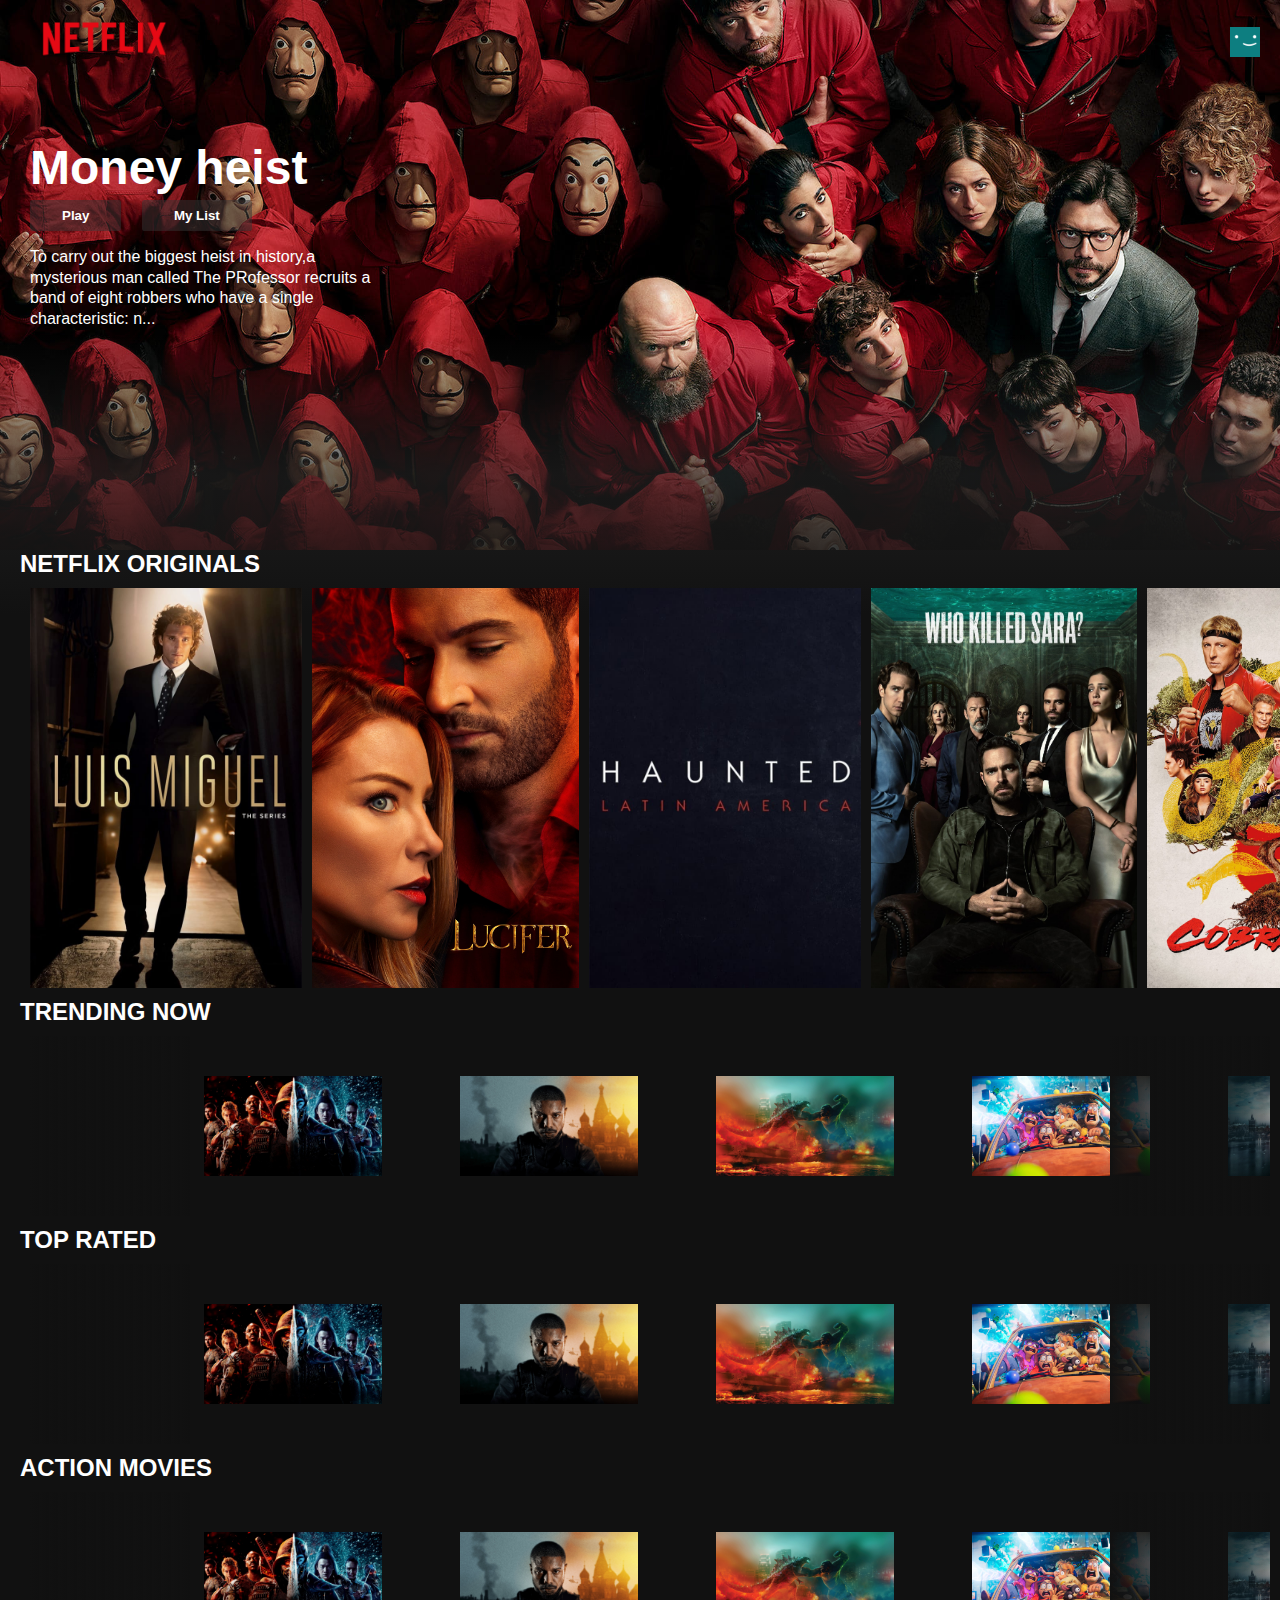
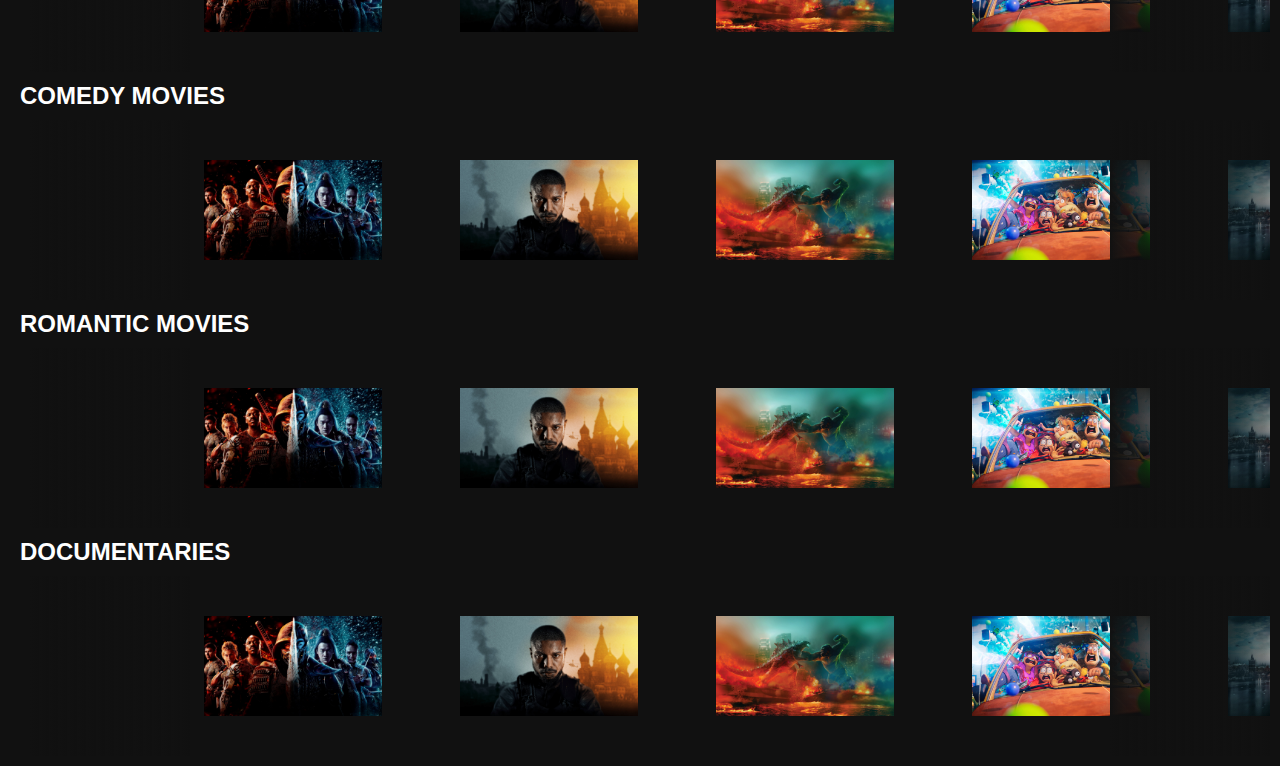
<file: index.html>
<!DOCTYPE html>
<html lang="en">
<head>
  <meta charset="UTF-8">
  <meta name="viewport" content="width=device-width, initial-scale=1.0">
  <title>netflix </title>
  <link rel="stylesheet" href="./style.css">
</head>
<body>
  <div class="nav" id="nav">
    <a href="./home.html">
    <img src="image/netflix-logo.png" x class="nav__logo"></a>
    <img src="image/netflix-avatar.png" alt="" class="nav__avatar">
  </div>
  <!-- HEADER -->
  <div class="banner">
   
  
    <div class="banner__contents">
      <h1 class="banner__title">Money heist</h1>
      <div class="banner__buttons">
        <button class="banner__button">Play</button>
        <button class="banner__button">My List</button>
      </div>
      <div class="banner__description">
        To carry out the biggest heist in history,a mysterious man called The PRofessor recruits a band of eight robbers who have a single characteristic: n...
      </div>
    </div>
  
 <div class="banner___fadebottom"></div>
</div>
 
  
  <!-- netflix originals -->
  <div class="row">
  <h2>NETFLIX ORIGINALS</h2>
  <div class="row__posters">
    <img src="image/large-movie1.jpg" alt=""class="row__poster row__posterLarge"/>
    <img src="image/large-movie2.jpg" alt=""class="row__poster row__posterLarge"/>
    <img src="image/large-movie3.jpg" alt=""class="row__poster row__posterLarge"/>
    <img src="image/large-movie4.jpg" alt=""class="row__poster row__posterLarge"/>
    <img src="image/large-movie5.jpg" alt=""class="row__poster row__posterLarge"/>
    <img src="image/large-movie6.jpg" alt=""class="row__poster row__posterLarge"/>
    <img src="image/large-movie7.jpg" alt=""class="row__poster row__posterLarge"/>
    <img src="image/large-movie8.jpg" alt=""class="row__poster row__posterLarge"/>
  </div>
</div>

<!-- trending now   -->

<div class="row">
  <h2>TRENDING NOW</h2>

   <div class="row__posters">
    <div class="marquee">
      <ul class="marquee-content">

   <li> <img src="image/small-movie1.jpg" alt=""class="row__poster row__poster"/></li>
    <li><img src="image/small-movie2.jpg" alt=""class="row__poster row__poster"/></li> 
     <li><img src="image/small-movie3.jpg" alt=""class="row__poster row__poster"/></li>
     <li><img src="image/small-movie4.jpg" alt=""class="row__poster row__poster"/></li>
     <li><img src="image/small-movie5.jpg" alt=""class="row__poster row__poster"/></li>
     <li><img src="image/small-movie6.jpg" alt=""class="row__poster row__poster"/></li>
     <li><img src="image/small-movie7.jpg" alt=""class="row__poster row__poster"/></li>
     <li><img src="image/small-movie8.jpg" alt=""class="row__poster row__poster"/></li>
     <li><img src="image/small-movie1.jpg" alt=""class="row__poster row__poster"/></li>
     <li><img src="image/small-movie2.jpg" alt=""class="row__poster row__poster"/></li>
     <li><img src="image/small-movie3.jpg" alt=""class="row__poster row__poster"/></li>
     <li><img src="image/small-movie4.jpg" alt=""class="row__poster row__poster"/></li>
     <li><img src="image/small-movie5.jpg" alt=""class="row__poster row__poster"/></li>
     <li><img src="image/small-movie6.jpg" alt=""class="row__poster row__poster"/></li>
     <li><img src="image/small-movie7.jpg" alt=""class="row__poster row__poster"/></li>
     <li><img src="image/small-movie8.jpg" alt=""class="row__poster row__poster"/></li>
    </ul>
  </div>
</div> 
</div>

<!-- TOP RATED -->
<div class="row">
  <h2>TOP RATED</h2>
  <div class="row__posters">
    <div class="marquee">
      <ul class="marquee-content">

   <li> <img src="image/small-movie1.jpg" alt=""class="row__poster row__poster"/></li>
    <li><img src="image/small-movie2.jpg" alt=""class="row__poster row__poster"/></li> 
     <li><img src="image/small-movie3.jpg" alt=""class="row__poster row__poster"/></li>
     <li><img src="image/small-movie4.jpg" alt=""class="row__poster row__poster"/></li>
     <li><img src="image/small-movie5.jpg" alt=""class="row__poster row__poster"/></li>
     <li><img src="image/small-movie6.jpg" alt=""class="row__poster row__poster"/></li>
     <li><img src="image/small-movie7.jpg" alt=""class="row__poster row__poster"/></li>
     <li><img src="image/small-movie8.jpg" alt=""class="row__poster row__poster"/></li>
     <li><img src="image/small-movie1.jpg" alt=""class="row__poster row__poster"/></li>
     <li><img src="image/small-movie2.jpg" alt=""class="row__poster row__poster"/></li>
     <li><img src="image/small-movie3.jpg" alt=""class="row__poster row__poster"/></li>
     <li><img src="image/small-movie4.jpg" alt=""class="row__poster row__poster"/></li>
     <li><img src="image/small-movie5.jpg" alt=""class="row__poster row__poster"/></li>
     <li><img src="image/small-movie6.jpg" alt=""class="row__poster row__poster"/></li>
     <li><img src="image/small-movie7.jpg" alt=""class="row__poster row__poster"/></li>
     <li><img src="image/small-movie8.jpg" alt=""class="row__poster row__poster"/></li>
    </ul>
  </div>
</div> 
</div>

<!-- ACTION MOVIES -->
<div class="row">
  <h2>ACTION MOVIES</h2>
  <div class="row__posters">
    <div class="marquee">
      <ul class="marquee-content">

   <li> <img src="image/small-movie1.jpg" alt=""class="row__poster row__poster"/></li>
    <li><img src="image/small-movie2.jpg" alt=""class="row__poster row__poster"/></li> 
     <li><img src="image/small-movie3.jpg" alt=""class="row__poster row__poster"/></li>
     <li><img src="image/small-movie4.jpg" alt=""class="row__poster row__poster"/></li>
     <li><img src="image/small-movie5.jpg" alt=""class="row__poster row__poster"/></li>
     <li><img src="image/small-movie6.jpg" alt=""class="row__poster row__poster"/></li>
     <li><img src="image/small-movie7.jpg" alt=""class="row__poster row__poster"/></li>
     <li><img src="image/small-movie8.jpg" alt=""class="row__poster row__poster"/></li>
     <li><img src="image/small-movie1.jpg" alt=""class="row__poster row__poster"/></li>
     <li><img src="image/small-movie2.jpg" alt=""class="row__poster row__poster"/></li>
     <li><img src="image/small-movie3.jpg" alt=""class="row__poster row__poster"/></li>
     <li><img src="image/small-movie4.jpg" alt=""class="row__poster row__poster"/></li>
     <li><img src="image/small-movie5.jpg" alt=""class="row__poster row__poster"/></li>
     <li><img src="image/small-movie6.jpg" alt=""class="row__poster row__poster"/></li>
     <li><img src="image/small-movie7.jpg" alt=""class="row__poster row__poster"/></li>
     <li><img src="image/small-movie8.jpg" alt=""class="row__poster row__poster"/></li>
    </ul>
  </div>
</div> 
</div>

<!-- COMEDY MOVIES -->
<div class="row">
  <h2>COMEDY MOVIES</h2>
  <div class="row__posters">
    <div class="marquee">
      <ul class="marquee-content">

   <li> <img src="image/small-movie1.jpg" alt=""class="row__poster row__poster"/></li>
    <li><img src="image/small-movie2.jpg" alt=""class="row__poster row__poster"/></li> 
     <li><img src="image/small-movie3.jpg" alt=""class="row__poster row__poster"/></li>
     <li><img src="image/small-movie4.jpg" alt=""class="row__poster row__poster"/></li>
     <li><img src="image/small-movie5.jpg" alt=""class="row__poster row__poster"/></li>
     <li><img src="image/small-movie6.jpg" alt=""class="row__poster row__poster"/></li>
     <li><img src="image/small-movie7.jpg" alt=""class="row__poster row__poster"/></li>
     <li><img src="image/small-movie8.jpg" alt=""class="row__poster row__poster"/></li>
     <li><img src="image/small-movie1.jpg" alt=""class="row__poster row__poster"/></li>
     <li><img src="image/small-movie2.jpg" alt=""class="row__poster row__poster"/></li>
     <li><img src="image/small-movie3.jpg" alt=""class="row__poster row__poster"/></li>
     <li><img src="image/small-movie4.jpg" alt=""class="row__poster row__poster"/></li>
     <li><img src="image/small-movie5.jpg" alt=""class="row__poster row__poster"/></li>
     <li><img src="image/small-movie6.jpg" alt=""class="row__poster row__poster"/></li>
     <li><img src="image/small-movie7.jpg" alt=""class="row__poster row__poster"/></li>
     <li><img src="image/small-movie8.jpg" alt=""class="row__poster row__poster"/></li>
    </ul>
  </div>
</div> 
</div>

<!-- ROMANTIC MOVIES -->
<div class="row">
  <h2>ROMANTIC MOVIES</h2>
  <div class="row__posters">
    <div class="marquee">
      <ul class="marquee-content">

   <li> <img src="image/small-movie1.jpg" alt=""class="row__poster row__poster"/></li>
    <li><img src="image/small-movie2.jpg" alt=""class="row__poster row__poster"/></li> 
     <li><img src="image/small-movie3.jpg" alt=""class="row__poster row__poster"/></li>
     <li><img src="image/small-movie4.jpg" alt=""class="row__poster row__poster"/></li>
     <li><img src="image/small-movie5.jpg" alt=""class="row__poster row__poster"/></li>
     <li><img src="image/small-movie6.jpg" alt=""class="row__poster row__poster"/></li>
     <li><img src="image/small-movie7.jpg" alt=""class="row__poster row__poster"/></li>
     <li><img src="image/small-movie8.jpg" alt=""class="row__poster row__poster"/></li>
     <li><img src="image/small-movie1.jpg" alt=""class="row__poster row__poster"/></li>
     <li><img src="image/small-movie2.jpg" alt=""class="row__poster row__poster"/></li>
     <li><img src="image/small-movie3.jpg" alt=""class="row__poster row__poster"/></li>
     <li><img src="image/small-movie4.jpg" alt=""class="row__poster row__poster"/></li>
     <li><img src="image/small-movie5.jpg" alt=""class="row__poster row__poster"/></li>
     <li><img src="image/small-movie6.jpg" alt=""class="row__poster row__poster"/></li>
     <li><img src="image/small-movie7.jpg" alt=""class="row__poster row__poster"/></li>
     <li><img src="image/small-movie8.jpg" alt=""class="row__poster row__poster"/></li>
    </ul>
  </div>
</div> 
</div>

<!-- DOCUMENTARIES -->
<div class="row">
  <h2>DOCUMENTARIES</h2>
  <div class="row__posters">
    <div class="marquee">
      <ul class="marquee-content">

   <li> <img src="image/small-movie1.jpg" alt=""class="row__poster row__poster"/></li>
    <li><img src="image/small-movie2.jpg" alt=""class="row__poster row__poster"/></li> 
     <li><img src="image/small-movie3.jpg" alt=""class="row__poster row__poster"/></li>
     <li><img src="image/small-movie4.jpg" alt=""class="row__poster row__poster"/></li>
     <li><img src="image/small-movie5.jpg" alt=""class="row__poster row__poster"/></li>
     <li><img src="image/small-movie6.jpg" alt=""class="row__poster row__poster"/></li>
     <li><img src="image/small-movie7.jpg" alt=""class="row__poster row__poster"/></li>
     <li><img src="image/small-movie8.jpg" alt=""class="row__poster row__poster"/></li>
     <li><img src="image/small-movie1.jpg" alt=""class="row__poster row__poster"/></li>
     <li><img src="image/small-movie2.jpg" alt=""class="row__poster row__poster"/></li>
     <li><img src="image/small-movie3.jpg" alt=""class="row__poster row__poster"/></li>
     <li><img src="image/small-movie4.jpg" alt=""class="row__poster row__poster"/></li>
     <li><img src="image/small-movie5.jpg" alt=""class="row__poster row__poster"/></li>
     <li><img src="image/small-movie6.jpg" alt=""class="row__poster row__poster"/></li>
     <li><img src="image/small-movie7.jpg" alt=""class="row__poster row__poster"/></li>
     <li><img src="image/small-movie8.jpg" alt=""class="row__poster row__poster"/></li>
    </ul>
  </div>
</div> 
</div>


<script>
  const nav = document.getElementById('nav');

  window.addEventListener('scroll',() => {
    if(window.scrollY >=  100){
      nav.classlist.add('nav__black');
    } else{
      nav.classList.remove('nav__black');
    }
  });
</script>
</body>
</html>
</file>
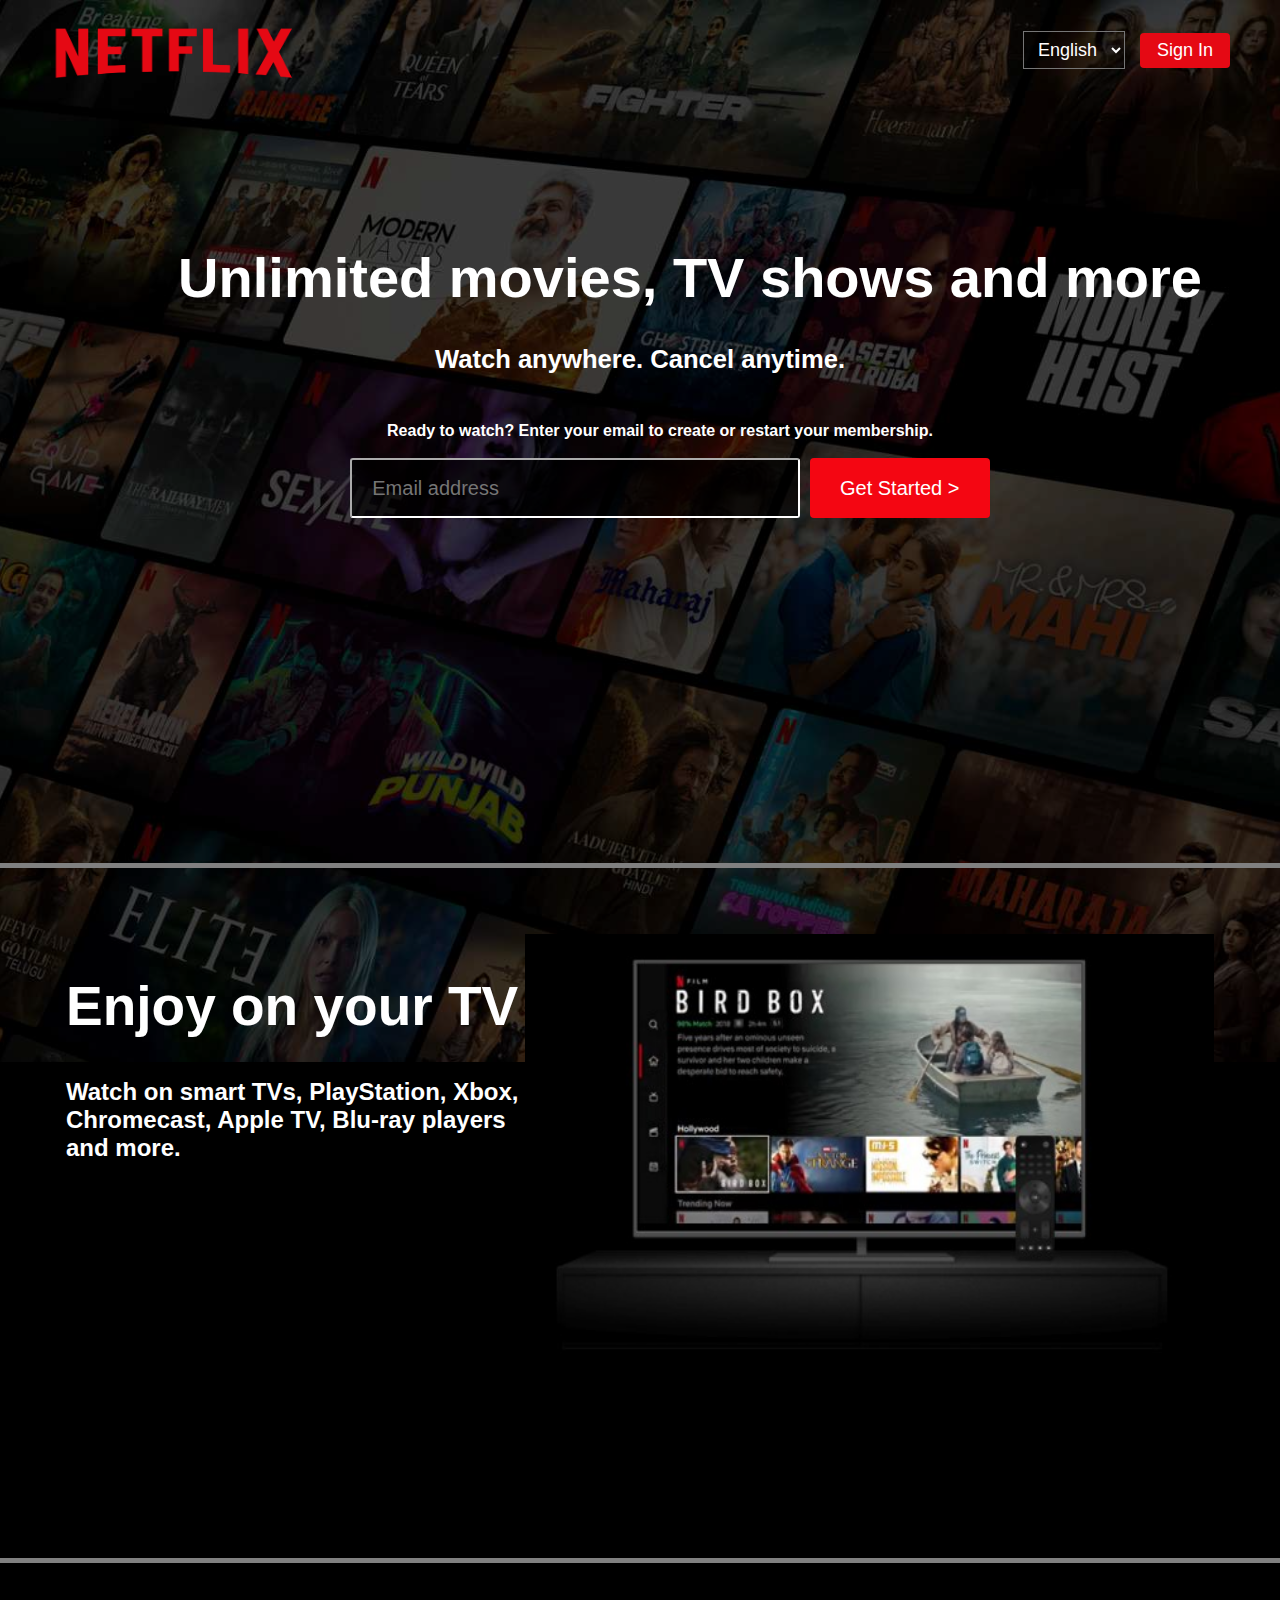
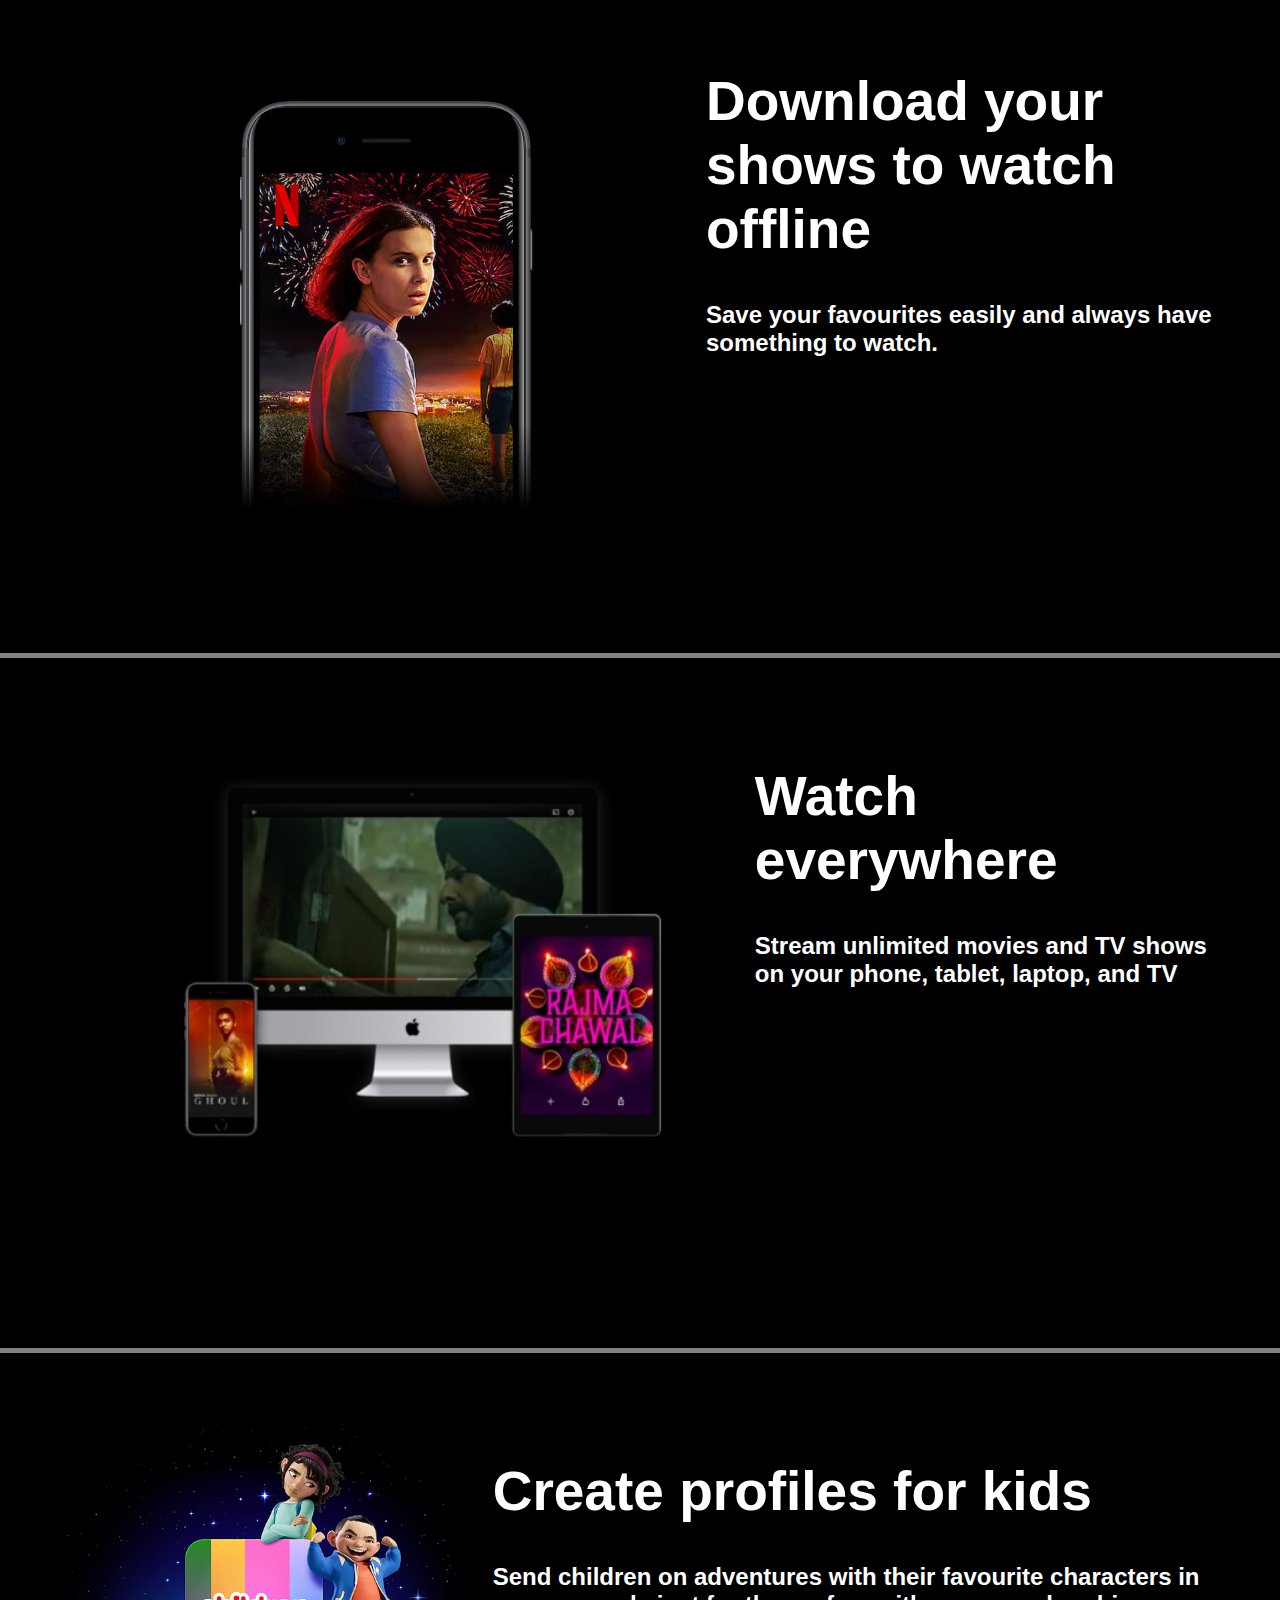
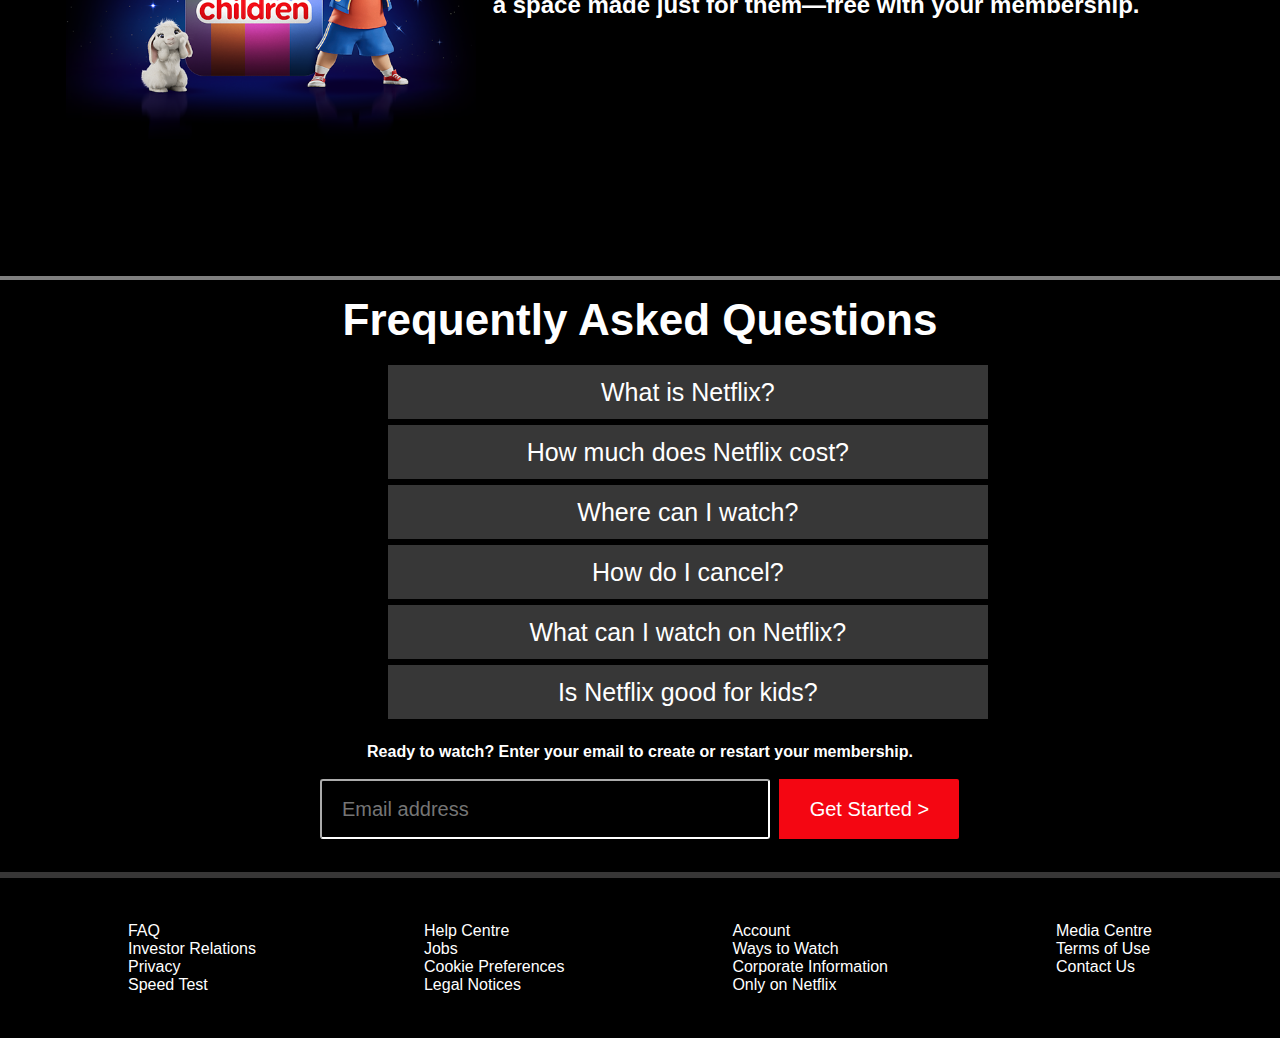
<file: home.html>
<!DOCTYPE html>
<html lang="en">
<head>
    <meta charset="UTF-8">
    <meta name="viewport" content="width=device-width, initial-scale=1.0">
    <title>Home</title>
    <link rel="stylesheet" href="style2.css">
</head>
<body>
<div class="container">
    <nav class="navbar">
        <div class="left">
            
            <img src="image/netflix-logo.png" alt="">
        </div>
        <div class="right">
            <select name="language" class="language">
                <option value="English">English</option>
                <option value="Hindi">Hindi</option>
            </select>
            <button><a href="./sign.html">Sign In</a></button>
        </div>
    </nav>
    <div class="title">
        <div class="content">
            <h1>Unlimited movies, TV shows and more</h1>
            <h2>Watch anywhere. Cancel anytime.</h2>
            <form action="#">
                <h3>Ready to watch? Enter your email to create or restart your membership.</h3>
                <div class="email">
                    <input type="email" name="email" placeholder="Email address">
                    <button><a href="./index.html">Get Started ></a></button>
                </div>
            </form>
      
    </div>
</div>
</div>
<div class="first">
    <div class="text">
        <h1>Enjoy on your TV</h1>
        <h2>Watch on smart TVs, PlayStation, Xbox, Chromecast, Apple TV, Blu-ray players and more.</h2>
    </div>
    <img src="image/home1.png" height="480" width="640"></div>


<div class="first">
    <img src="image/home4.jpg" height="480" width="640" alt="">
    <div class="text">
        <h1>Download your shows to watch offline
        </h1>
        <h2>Save your favourites easily and always have something to watch.</h2>
    </div>
</div>
<div class="first">
    <img src="image/home3.jpg" height="480" width="640" alt="">
    <div class="text">
        <h1>Watch everywhere</h1>
        <h2>Stream unlimited movies and TV shows on your phone, tablet, laptop, and TV</h2>
    </div>
   
</div>
    
</div>

<div class="first">
    <img src="image/home2.png" height="320" width="380" alt="">
    <div class="text">
        <h1>Create profiles for kids</h1>
        <h2>Send children on adventures with their favourite characters in a space made just for them—free with your membership.</h2>
    </div>
   
</div>

<div class="buttons">
    <h1>Frequently Asked Questions</h1>
    <button>What is Netflix?</button>
    <button>How much does Netflix cost?</button>
    <button>Where can I watch?</button>
    <button>How do I cancel?</button>
    <button>What can I watch on Netflix?</button>
    <button>Is Netflix good for kids?</button>
</div>
    <div class="title">
        <div class="content">
           
            <form action="#">
                <h3>Ready to watch? Enter your email to create or restart your membership.</h3>
                <div class="email">
                    <input type="email" name="email" placeholder="Email address">
                    <button><a href="./index.html">Get Started ></a></button>
                </div>
            </form>
        </div>
    </div>



<div class="footer">
    <div class="list">
        <p>FAQ</p>
        <p>Investor Relations</p>
        <p>Privacy</p>
        <p>Speed Test</p>
        
    </div>

    <div class="list">
        <p>Help Centre</p>
        <p>Jobs</p>
        <p>Cookie Preferences</p>
        <p>Legal Notices</p>
        
    </div>

    <div class="list">
        <p>Account</p>
        <p>Ways to Watch</p>
        <p>Corporate Information</p>
        <p>Only on Netflix</p>
       
    </div>

    <div class="list">
        <p>Media Centre</p>
        <p>Terms of Use</p>
        <p>Contact Us</p>
       
    </div>
</div>
</body>
</html>
</file>
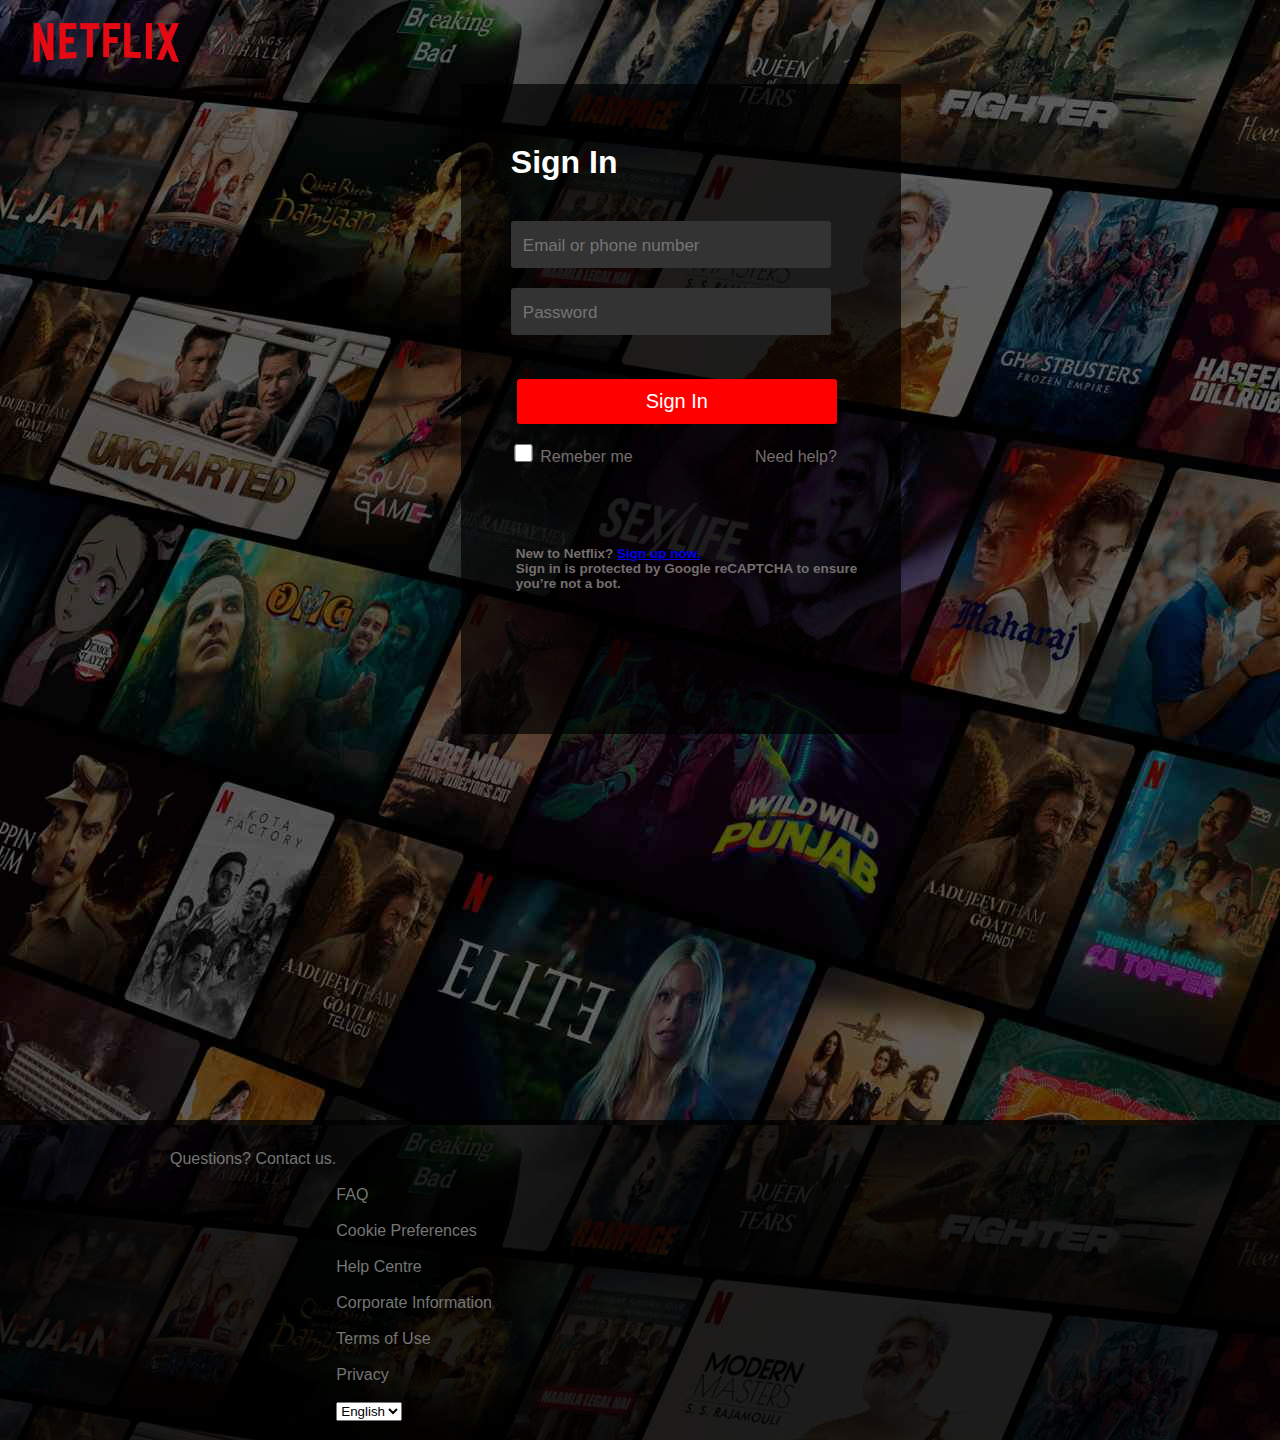
<file: sign.html>
<!DOCTYPE html>
<html lang="en">
<head>
    <meta charset="UTF-8">
    <meta name="viewport" content="width=device-width, initial-scale=1.0">
    <title>Sign In</title>
    <link rel="stylesheet" href="style3.css">
</head>
<body>
    <div class="logo"><a href="./home.html">
        <img src="image/netflix-logo.png" alt=""></a>
    </div>
    <!-- <div class="form-container">
        <form >
            <h1>Sign In</h1>
            <div class="form-group">
                <input type="email">
                <label>Email or phone number</label>
            </div>
            <div class="form-group">
                <input type="password">
                <label>Password</label>
            </div>
            <button>Sign In</button>
            <div class="remember">
                <div class="left">
                    <input type="checkbox" id="remember">
                    <label for="remember">Remember Me</label>
                </div>
                <div class="right">
                    <a href="#">Need help?</a>
                </div>
            </div>
            <div class="signup">
                <p>New to Netflix? <a href="#">Sign up now</a></p>
            </div>
            <p class="captcha">
                This page is protected by Google reCAPTCHA to ensure you're not a bot.
                Learn more. 
            </p>
        </form>
    </div> -->
     <div class="container">
        <h1>Sign In</h1>
        <div class="form">
            <input type="email"placeholder="Email or phone number">
            <input type="password"placeholder="Password">
            <a href="./index.html"><input type="submit" value="Sign In"></a>
            <input type="checkbox">
            <label>Remeber me</label>
            <a href="#">Need help?</a>
            </form> </div>
       
    
            <div class="content">
            <h2>New to Netflix? <a href="#">Sign up now.</a></h2>
            <h2>Sign in is protected by Google reCAPTCHA to ensure you’re not a bot.</h2>
             </div>
            </div>   
 
 <!-- <div class="footer">
            <div class="list">
                <p>FAQ</p>
                <p>Investor Relations</p>
                <p>Privacy</p>
                <p>Speed Test</p>
                
            </div>
        
            <div class="list">
                <p>Help Centre</p>
                <p>Jobs</p>
                <p>Cookie Preferences</p>
                <p>Legal Notices</p>
                
            </div>
        
            <div class="list">
                <p>Account</p>
                <p>Ways to Watch</p>
                <p>Corporate Information</p>
                <p>Only on Netflix</p>
               
            </div>
        
            <div class="list">
                <p>Media Centre</p>
                <p>Terms of Use</p>
                <p>Contact Us</p>
               
            </div> 
         -->
         <footer>
            <div class="top">
                <a href="#">Questions? Contact us.</a>
            </div>
            <div class="links">
               <br><br>
              <p>  <a href="#">FAQ</a></p>
            <br> <p> <a href="#">Cookie Preferences</a></p>
             <div class="links">
               <br> <p> <a href="#">Help Centre</a></p>
               <br> <p> <a href="#">Corporate Information</a></p>
             </div>
             
             <div class="links">
              <br> <a href="#">Terms of Use</a></div>
               <div class="links">
              <br>  <a href="#">Privacy</a>
            </div>
             
          <br>  <select name="language" class="language">
                <option value="English">English</option>
                <option value="Hindi">Hindi</option>
            </select>
           
            </div>
         </footer>
    
</body>
</html>
</file>
<file: style.css>
*{
    margin: 0;
    box-sizing: border-box;
}
body{
    font-family: Arial, Helvetica, sans-serif;
    background-color: #111;
}

.row__poster{
    width: 100%;
    object-fit: contain;
    max-height: 100px;
    margin-right: 10px;
    transition: transform 450ms;
}

.row__posters{
    display: flex;
    overflow-y: hidden;
    overflow-x: scroll;
    padding: 10px;}

    .marquee{
        width: 100vw;
        height: 20vh;
        /* background-color: rgba(0, 0,0,0.5); */
        overflow: hidden;
        position: relative;
        padding-left: 100px;

    }
    .marquee:before, .marquee::after{
        position: absolute;
        top: 0;
        width: 10rem;
        height: 100%;
        content: "";
        z-index: 1;
    }
    .marquee:before{
        left: 0;
        background: linear-gradient(to right,#111 0%, transparent 100%);
    }

    .marquee::after{
        right: 0;
        background: linear-gradient(to right,#111 0%, transparent 100%);
    }

    .marquee-content{
        list-style: none;
        height: 100%;
        display: flex;
        animation:scrolling 40s linear infinite ;
    }
    @keyframes scrolling{
        0%{transform:translateX(100vw); }
        100%{transform: translateX(-180vw);}
    }
    .marquee-content li{
        display: flex;
        justify-content: center;
        align-items: center;
        border:3px;
        width: 20vw;
        flex-shrink: 0;
        font-size: 5rem;
        white-space: nowrap;

    }
    /* width: calc(170px*18);
    animation: scroll 40% linear infinite;
}
 @keyframes scroll{
    0%{
        transform: translateX(0);
    }
    100%{
        transform: translateX(calc(-250px*9));
    }
 } */

.row__poster:hover{
    transform: scale(1.08);
}

.row__posters::-webkit-scrollbar{
    display: none;
}

.row__posterLarge{
    max-height: 400px;
}

.row__posterLarge:hover{
    transform: scale(1.09);
}

.row{
    color: white ;
    margin-left: 20px ;
}

.banner{
    background-image: url(image/banner.jpg);
    background-size: cover;
    background-position: center center;
    color: white;
    object-fit: contain;
    height: 550px;
    padding-bottom: 10px;
}
/* .video{
    width: 100%;
    height: 200px;
} */
/* 
.banner:hover{
 background-image: url(vid-1.mp4) ;
 width: 100vh;
} */
.banner__contents{
    margin-left: 30px;
    padding-top: 140px;
    height: 190px;
}

.banner__title{
    font-size: 3rem;
    font-weight: 800;  
    padding-bottom:0.3rem;
}

.banner__description{
    width: 45rem;
    line-height: 1.3;
    padding-top: 1rem;
    font-size: 1rem;
    max-width: 360px;
    height: 200px;
}

.banner__button{
    cursor:pointer;
    color: white; 
    outline: none;
    border: none;
    font-weight: 700; 
    border-radius: 0.2vw;
    padding-left:2rem ; 
    padding-right: 2rem;
     margin-right: 1rem;
     padding-top: 0.5rem;
     padding-bottom: 0.5rem; 
     background-color: rgba(51,51,51,0.5);  
} 

.banner__button:hover{
    color: #111;
    background-color: #fff;
    transition: all 0.2s;
}

.banner___fadebottom{
    margin-top: 145px;
    height:17.5rem;
    background-image: linear-gradient(180deg,transparent,rgba(37,37,37,0.61),#111);
}

.nav__logo{
    width: 150px;
    object-fit: contain;
    padding-left: 20px;
}

.nav__avatar{
    width: 30px;
    object-fit: contain;
}

.nav{
    position: fixed;
    top: 0;
    width: 100%;
    display: flex;
    justify-content: space-between;
    padding: 20px;
    z-index: 1;
    transition-timing-function:ease-in;
    transition: all 0.5s;
}

.nav__black{
    background-color: #111;
}

body {
    position:relative;
    height:200px;
  }
  
  .nav {
    margin:0px;	
  }
  
  .navbar{
    background:transparent;
    background-color:transparent;
    border-color:transparent;
    margin-bottom:0px;
    font-family: 'Droid Serif', serif;
    font-size:20px;
  }
  
  .navbar-brand {
    font-size:20px;
    font-family: 'Droid Serif', serif;
  }
  
  header {
    text-align: center;
    color: #fff;
    background-attachment: scroll;
    background-image: url("work.jpg");
    background-position: center center;
    background-repeat: none;
    -webkit-background-size: cover;
    -moz-background-size: cover;
    background-size: cover;
    -o-background-size: cover;
  }
  
  header .intro-text {
    padding-top: 100px;
    padding-bottom: 50px;
  }
  
  header .intro-text .intro-heading {
    margin-bottom: 25px;
    text-transform: uppercase;
    font-family: Montserrat,"Helvetica Neue",Helvetica,Arial,sans-serif;
    font-size: 50px;
    font-weight: 700;
    line-height: 50px;
  }
  
  @media(min-width:768px) {
    header .intro-text {
      padding-top: 300px;
      padding-bottom: 200px;
    }
  
    header .intro-text .intro-heading {
      margin-bottom: 50px;
      text-transform: uppercase;
      font-family: Montserrat,"Helvetica Neue",Helvetica,Arial,sans-serif;
      font-size: 75px;
      font-weight: 700;
      line-height: 75px;
    }
  }
</file>
<file: style2.css>
*{
    padding: 0;
    margin: 0;
    box-sizing: border-box;
}
body{
    width: 100%;
    height: 100%;
    color: white;
    background: black;
    font-family: 'Helvetica Neue',Helvetica,Arial,sans-serif;
}
.container::before{
    content: "";
    background: url(image/background.jpg) no-repeat center center/cover;
    position: absolute;
    height: 118%;
    width: 100%;
    opacity: 0.3;
    z-index: -1;
}
.container .navbar{
    height: 100px;
    display: flex;
}
.container .navbar .left{
    height: 100%;
    display: flex;
    float: left;
}
.container .navbar .left img {
    height: 60px;
    position: absolute;
    left: 50px;
    width: 250px;
    top: 25px;
    
    
}

.container .navbar .right{
    display: flex;
    height: 100px;
    float: right;
    position: absolute;
    right: 50px;
  
}
.container .navbar .right .language{
    margin: auto;
    align-items: center;
    justify-content: center;
    font-size: 18px;
    padding: 7px 10px;
    color: white;
    background: none;
    cursor: pointer;
    margin-right: 15px;
}
.container .navbar .right .language:hover{
    background: white;
    color: black;
}
.container .navbar .right .language option{
    background-color: grey;
}
.container .navbar .right button{
    margin: auto;
    align-items: center;
    justify-content: center;
    font-size: 18px;
    font-weight: 400;
    padding: 7px 17px;
    background: #e50914;
    cursor: pointer;
    outline: none;
    border-radius: 4px;
    border: none;
}
.container .navbar .right button a{
    text-decoration: none;
    color: white;
}
.container .navbar .right button:hover{
    background: #620509;
}
.container .title{
    padding: 70px 45px;
}
.container .title .content{
    width: 950px;
    margin: auto;
    padding: 75px 0;
    text-align: center;
}
.container .title .content h1{
        width: 1050px;
        margin: auto;
        font-size: 3.5rem;
        text-align: center;
        padding-bottom: 35px;
    }

.container .title .content h2{
    width: 650px;
    margin: auto;
    font-size: 1.6rem;
    text-align: center;
    padding-bottom: 30px;
}
.container .title .content form h3{
   
    font-size: 1rem;
    margin: 18px 0;
    text-align: center;
    padding-left: 40px;
   
}
.container .title .content form .email{
    width: 1000px;
    margin: auto;
    padding-right: 170px;
}
.container .title .content form .email input{
    height: 60px;
    width: 450px;
    margin: auto;
    padding: 20px;
    font-size: 20px;
    outline: none;
    color: black;
    background-color: rgba(0,0,0,0.7);
    border-radius: 3px;
    border-color:white;
}
.container .title .content form .email button{
    margin: auto;
    height: 60px;
    width: 180px;
    align-items: center;
    justify-content: center;
    font-size: 20px;
    padding: 7px 17px;
    background:  #f40612;
    cursor: pointer;
    outline: none;
    border-top-right-radius: 2px;
    border-bottom-right-radius: 2px;
    border: none;
    margin-left: 5px;
    border-radius: 4px;


}
.container .title .content form .email button:hover{
    background-color:#c30912;
}
.container .title .content form .email button a{
    text-decoration: none;
    color: white;
}
.first{
    display: flex;
    justify-content: center;
    justify-content: space-around;
    margin-top: 200px;
    padding: 66px;
    border-top: 5px solid gray;
    height: 55vh;
    /* padding-left: 250px;
    padding-top: 150px; */
    
}
/* .firstpic{
    width: 200%;
    height: 50vh;
    /* border: 2px solid white; */
    /* justify-content: center;
    margin: auto; */
    /* padding-left: 250px ; */

.first h1{
    font-size: 55px;
    padding-bottom: 40px;
    padding-top: 40px;
}
.first img{
    width: 60%;
}
.buttons h1{
text-align:center;
margin-top: 33px;
font-size: 44px;
padding-bottom: 20px;
padding-top: 15px;
border-top: 4px solid gray;
}
.buttons button{
    width: 600px;
    height:60px;
    background-color: rgb(55, 55, 55);
    border-bottom: 6px solid black;
    color: white;
    font-size: 25px;
    margin-left:30.3%;
    
}
.buttons button:hover{
    background-color: rgb(54, 51, 51);
}
.footer{
    display: flex;
    justify-content: center;
    justify-content: space-around;
    padding: 44px;
    border-top: 6px solid rgb(55, 54, 54);
    margin-top: 33px;
}
.first.text{
    align-items: left;
    justify-content:center;
    
}
 .title .content form h3{
   
    font-size: 1rem;
    margin: 18px 0;
    text-align: center;
   
}
.title .content form .email {
    width: 1000px;
    margin: auto;
    padding-right: 10px;
    padding-left: 180px;
  
}

 .title .content form .email input{
    height: 60px;
    width: 450px;
    margin: auto;
    padding: 20px;
    font-size: 20px;
    outline: none;
    color: black;
    background-color: rgba(0, 0,0,0.7);
    border-radius: 3px;
    border-color: white;
}
 .title .content form .email button{
    margin: auto;
    height: 60px;
    width: 180px;
    align-items: center;
    justify-content: center;
    font-size: 20px;
    padding: 7px 17px;
    background:  #f40612;
    cursor: pointer;
    outline: none;
    border-top-right-radius: 2px;
    border-bottom-right-radius: 2px;
    border: none;
    margin-left: 5px;
}
 .title .content form .email button:hover{
    background-color:#c30912;
}
 .title .content form .email button a{
    text-decoration: none;
    color: white;}

     button {
        border: none;
        background: transparent;
        padding: 0;
      }

      button img {
        width: 100px; /* Adjust as needed */
        padding: 10px; /* Optional spacing */
      }
</file>
<file: style3.css>
*{
    margin: 0;
    padding: 0;
    font-family: 'Poppins', sans-serif;
}

body{
    background:rgba(0,0,0,0.5) url(image/background.jpg);
    background-blend-mode: darken;}
 

.logo img{
    width:12%;
    margin-left: 30px;
    padding-top: 20px;
}
.container{
    position: absolute;
    margin-left: 36%;
    margin-top: 1%;
    width: 440px;
    height: 650px;
    background-color: rgba(0, 0, 0, 0.7);
}

.container h1{
    color: #fff;
    margin-top: 60px;
    margin-left: 50px;
    padding-bottom: 20px;
}
input{
    margin-left: 50px;
    margin-top: 20px;
    width: 320px;
    height: 47px;
    background-color: #333;
    border-radius: 3px;
    border: none;
    font-size: 20px;}
    
input::placeholder{
    font-size: 17px;
    margin-left: 15px;
    padding: 12px;
}

input[type=submit]{
    width: 320px;
    height: 45px;
    background-color: red;
    color: #fff;
    border-radius: 3px;
    cursor: pointer;
}
input[type=checkbox]{
    width: 25px;
    height: 18px;
    border-radius: 5px;
}
label{
    color: #756e6e;
    text-decoration: none;
}


.form a{
    float: right;
    margin-top: 24px;
    margin-right: 64px;
    color: #756e6e;
    text-decoration: none;
}
.content{
    position: absolute;
    margin-top: 80px;
    font-size: 9px;
    margin-left: 55px;
}

.content h2{
    color: #756e6e;
}

input[type=submit]:hover{
    background-color: rgb(188, 14, 14);
}
input:hover{
    background-color: rgb(57, 54, 54);
    color: black;
}
.content h2 a:hover{
    color: #fff;
}
footer{
    position: absolute;
    left: 0;
    bottom: -60vh;
    width: 100%;
    height:260px;
    background-color: rgba(0, 0, 0, 0.7);
    padding: 30px 170px;
    display: flex;
    margin-top: 10px ;
}
footer a{
    color:#757575;
    text-decoration: none;
}
footer a:hover{
    text-decoration:underline;
}
footer.top{
    margin-bottom: 30px;
}
footer.links{
    display: flex;
    flex-wrap: wrap;
}
footer.links a{
    display: inline-block;
    width: 250px;
    margin-bottom: 16px;
    font-size: 0.8rem;
}
footer.language{
    margin: auto;
    align-items: center;
    justify-content: center;
    font-size: 18px;
    padding: 7px 10px;
    color: white;
    background: none;
    cursor: pointer;
    margin-right: 15px;
}
footer.language:hover{
    background: white;
    color: black;
}
footer.language option{
    background-color: grey;}

/* .footer{
    display: flex;
    justify-content: center;
    justify-content: space-around;
    padding: 44px;
   background-color: rgba(0, 0,0,0.7);
   color: white;
    margin-top: 33px;
    padding-top: 200px;
    width: 100%;
    height: 70vh;
    bottom: -140vh;
    top: -120vh;
} */
/* .container{
    min-height: 140vh;
}
form{
    color: #fff;
    background-color: rgba(0,0,0,0.7);
    border-radius: .3rem;
    width: 350px;
    height: 70vh;
    position: absolute;
    left: 50%;
    transform: translateX(-50%);
    padding: 60px;
    margin-top: 6rem;
}
form h1{
    margin-bottom: 28px;
}
.form-group{
    width: 100%;
    height: 50px;
    margin-bottom: 16px;
    position: relative;
}
.form-group input{
    width: 100%;
    height:100%;
    background-color: #333;
    border: none;
    border-radius: .3rem;
    outline: none;
    color: #fff;
    padding: 16px 20px 0;
    font-size: 1rem;
}
.form-group label{
    position: absolute;
    top: 50%;
    left: 20px;
    transform: translateY(-50%);
    color: #8c8c8c;
    pointer-events: none;
    padding-bottom: 10px;
    transition: 200ms ease-in-out transform,
                200ms ease-in-out font-size;
}
.form-group input:focus ~ label,
.form-group input:valid ~ label{
    transform: translateY(-1.25 rem);
    font-size: .7rem;
}
form button{
    width: 100%;
    height:48px;
    font-size: 1rem;
    background-color: #e50914;
    color: #fff;
    font-weight: 600;
    border: none;
    border-radius: .3rem;
    cursor: pointer;
    margin: 24px 0 12px;
}
.remember{
    display: flex;
    align-items: center;
    justify-content: space-between;
}
.remember label{
    font-size: .85rem;
    color: #b3b3b3;
}
.remember a{
    color: #b3b3b3;
    font-size: .85rem;
    text-decoration: none;
}
.remember a:hover{
    text-decoration: underline;
}
.signup{
    margin-top: 16px;
}
.signup p{
    color: #737373;
}
.signup p a{
    color: #fff;
    text-decoration: none;
}
.signup p p:hover{
    text-decoration: underline;
}
.captcha */
</file>
